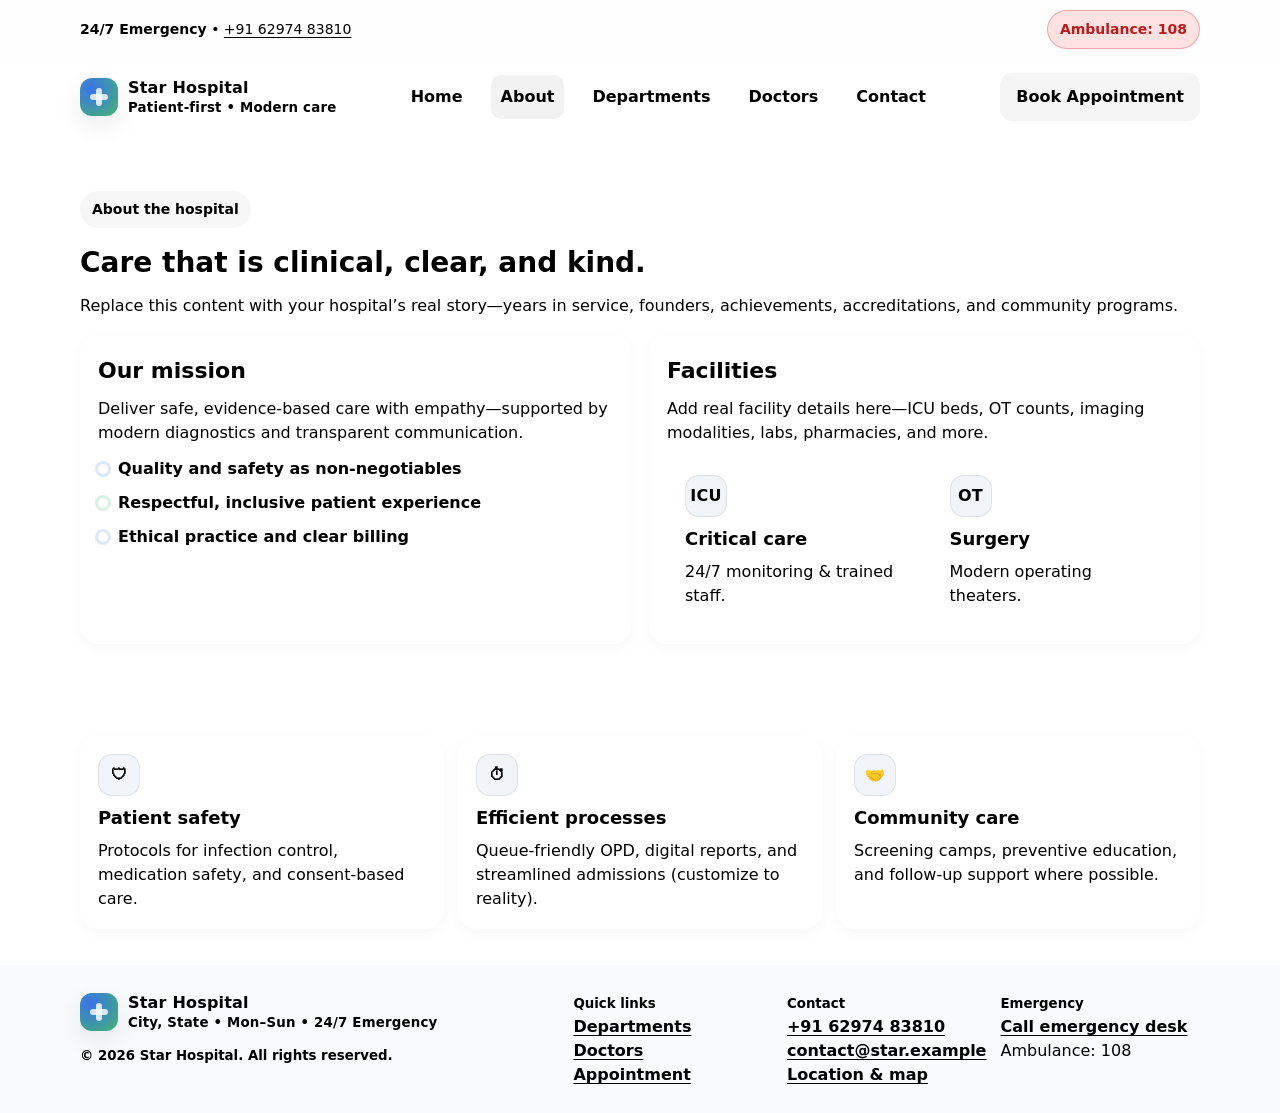
<file: about.html>
<!doctype html>
<html lang="en">
  <head>
    <meta charset="utf-8" />
    <meta name="viewport" content="width=device-width, initial-scale=1" />
    <title>About | Star Hospital</title>
    <meta name="description" content="About Star Hospital — our mission, values, facilities, and patient safety standards." />
    <link rel="stylesheet" href="assets/css/style.css" />
  </head>
  <body>
    <div class="topbar">
      <div class="container topbar__row">
        <div><strong>24/7 Emergency</strong> <span class="muted">•</span> <a href="tel:+916297483810">+91 62974 83810</a></div>
        <div class="emergency">Ambulance: 108</div>
      </div>
    </div>

    <header class="nav">
      <div class="container nav__row">
        <a class="brand" href="index.html" aria-label="Star Hospital">
          <span class="brand__logo" aria-hidden="true"></span>
          <span class="brand__text">
            Star Hospital
            <small>Patient-first • Modern care</small>
          </span>
        </a>

        <nav class="nav__links" aria-label="Primary">
          <a data-nav href="index.html">Home</a>
          <a data-nav href="about.html">About</a>
          <a data-nav href="departments.html">Departments</a>
          <a data-nav href="doctors.html">Doctors</a>
          <a data-nav href="contact.html">Contact</a>
        </nav>

        <div class="nav__actions">
          <a class="btn hide-sm" href="contact.html#appointment">Book Appointment</a>
          <button class="nav__toggle" data-nav-toggle aria-expanded="false" aria-controls="mobileMenu" title="Menu">☰</button>
        </div>
      </div>

      <div class="container nav__mobile" id="mobileMenu" data-nav-mobile>
        <div class="stack">
          <a data-nav href="index.html">Home</a>
          <a data-nav href="about.html">About</a>
          <a data-nav href="departments.html">Departments</a>
          <a data-nav href="doctors.html">Doctors</a>
          <a data-nav href="contact.html">Contact</a>
          <a class="btn primary" href="contact.html#appointment">Book Appointment</a>
        </div>
      </div>
    </header>

    <main>
      <section class="section">
        <div class="container">
          <span class="chip">About the hospital</span>
          <h1 class="title" style="margin-top:14px;">Care that is clinical, clear, and kind.</h1>
          <p class="subtitle">
            Replace this content with your hospital’s real story—years in service, founders, achievements,
            accreditations, and community programs.
          </p>

          <div class="grid-2">
            <article class="card">
              <h2 class="title" style="font-size:22px;">Our mission</h2>
              <p class="muted">
                Deliver safe, evidence-based care with empathy—supported by modern diagnostics and transparent communication.
              </p>
              <ul class="panel__list" style="margin-top:12px;">
                <li><span class="dot"></span><span>Quality and safety as non‑negotiables</span></li>
                <li><span class="dot green"></span><span>Respectful, inclusive patient experience</span></li>
                <li><span class="dot"></span><span>Ethical practice and clear billing</span></li>
              </ul>
            </article>

            <article class="card">
              <h2 class="title" style="font-size:22px;">Facilities</h2>
              <p class="muted">
                Add real facility details here—ICU beds, OT counts, imaging modalities, labs, pharmacies, and more.
              </p>
              <div class="cards" style="grid-template-columns: repeat(2, 1fr); margin-top:12px;">
                <div class="card" style="box-shadow:none;">
                  <div class="icon">ICU</div>
                  <h3>Critical care</h3>
                  <p>24/7 monitoring &amp; trained staff.</p>
                </div>
                <div class="card" style="box-shadow:none;">
                  <div class="icon">OT</div>
                  <h3>Surgery</h3>
                  <p>Modern operating theaters.</p>
                </div>
              </div>
            </article>
          </div>
        </div>
      </section>

      <section class="section compact">
        <div class="container">
          <div class="cards">
            <article class="card">
              <div class="icon">🛡</div>
              <h3>Patient safety</h3>
              <p>Protocols for infection control, medication safety, and consent-based care.</p>
            </article>
            <article class="card">
              <div class="icon">⏱</div>
              <h3>Efficient processes</h3>
              <p>Queue-friendly OPD, digital reports, and streamlined admissions (customize to reality).</p>
            </article>
            <article class="card">
              <div class="icon">🤝</div>
              <h3>Community care</h3>
              <p>Screening camps, preventive education, and follow-up support where possible.</p>
            </article>
          </div>
        </div>
      </section>
    </main>

    <footer class="footer">
      <div class="container footer__row">
        <div>
          <div class="brand" style="margin-bottom:10px;">
            <span class="brand__logo" aria-hidden="true"></span>
            <span class="brand__text">
              Star Hospital
              <small>City, State • Mon–Sun • 24/7 Emergency</small>
            </span>
          </div>
          <small>© <span id="year"></span> Star Hospital. All rights reserved.</small>
        </div>
        <div class="cols">
          <div>
            <small><strong>Quick links</strong></small><br />
            <a href="departments.html">Departments</a><br />
            <a href="doctors.html">Doctors</a><br />
            <a href="contact.html#appointment">Appointment</a>
          </div>
          <div>
            <small><strong>Contact</strong></small><br />
            <a href="tel:+916297483810">+91 62974 83810</a><br />
            <a href="mailto:contact@kasvi.example">contact@star.example</a><br />
            <a href="contact.html">Location &amp; map</a>
          </div>
          <div>
            <small><strong>Emergency</strong></small><br />
            <a href="tel:+916297483810">Call emergency desk</a><br />
            <span class="muted">Ambulance: 108</span>
          </div>
        </div>
      </div>
    </footer>

    <script src="assets/js/main.js"></script>
    <script>document.getElementById('year').textContent = new Date().getFullYear();</script>
  </body>
</html>
</file>
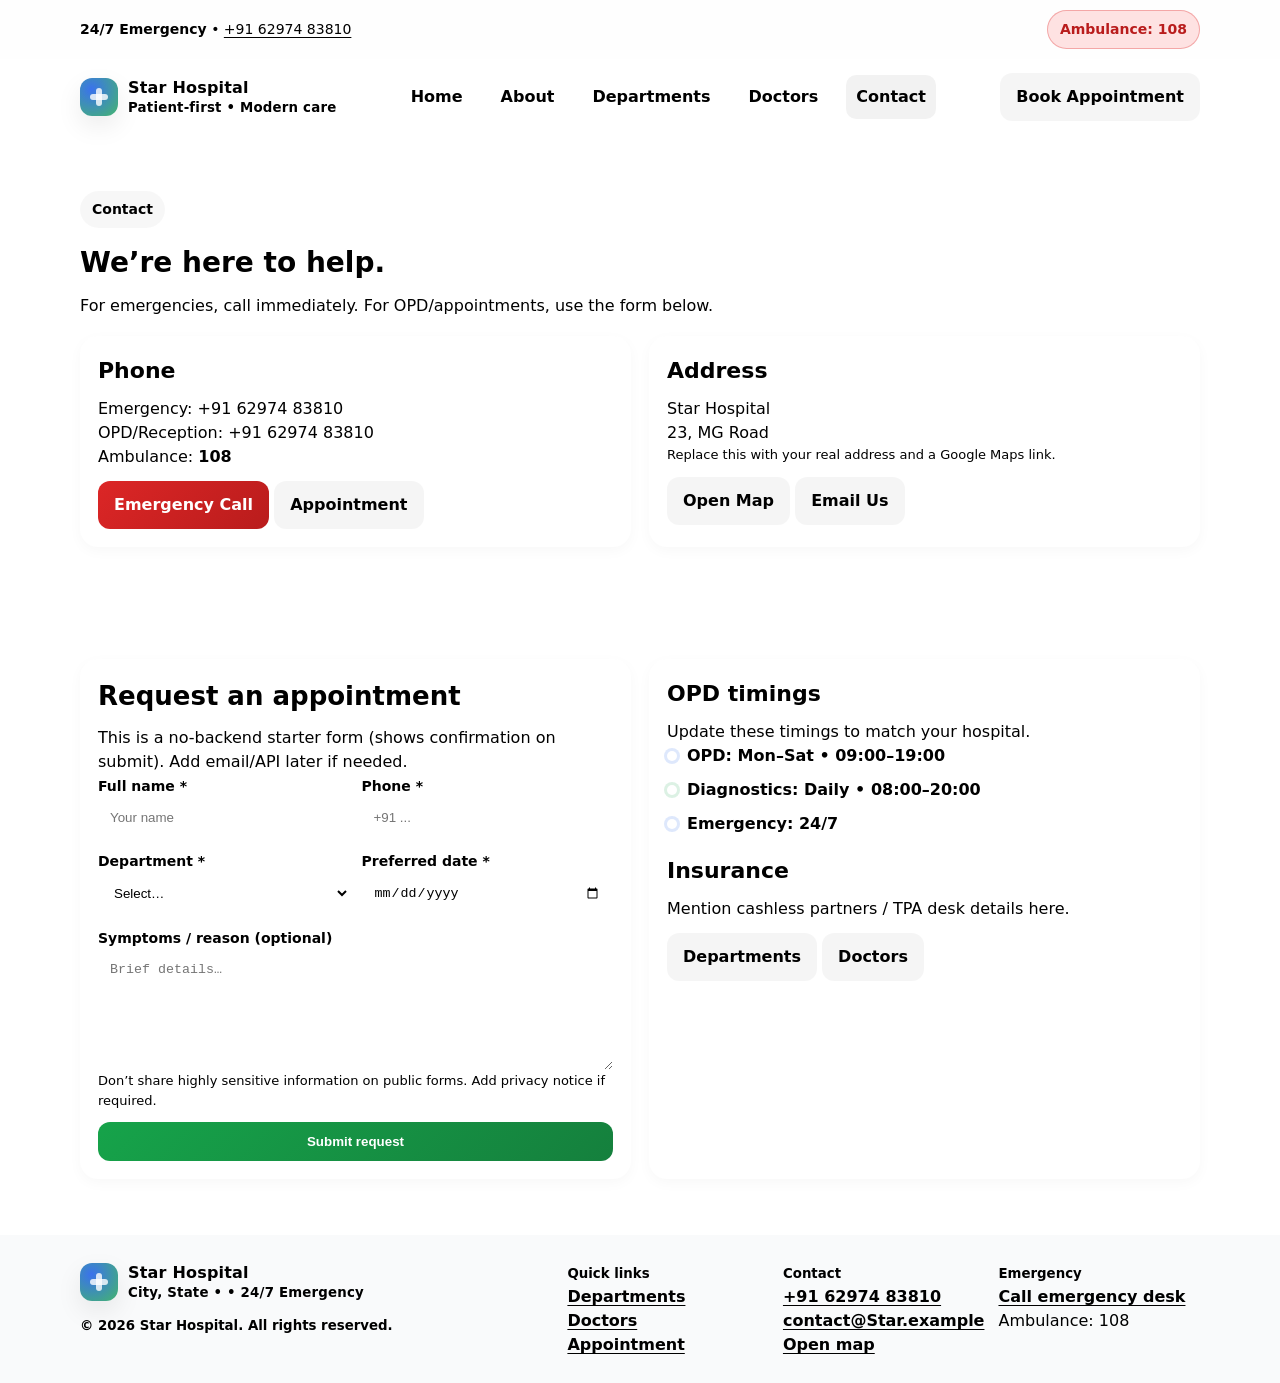
<file: contact.html>
<!doctype html>
<html lang="en">
  <head>
    <meta charset="utf-8" />
    <meta name="viewport" content="width=device-width, initial-scale=1" />
    <title>Contact & Appointment | Star Hospital</title>
    <meta name="description" content="Contact Star Hospital — location, phone, email, and appointment request form." />
    <link rel="stylesheet" href="assets/css/style.css" />
  </head>
  <body>
    <div class="topbar">
      <div class="container topbar__row">
        <div><strong>24/7 Emergency</strong> <span class="muted">•</span> <a href="tel:+916297483810">+91 62974 83810</a></div>
        <div class="emergency">Ambulance: 108</div>
      </div>
    </div>

    <header class="nav">
      <div class="container nav__row">
        <a class="brand" href="index.html" aria-label="Star Hospital">
          <span class="brand__logo" aria-hidden="true"></span>
          <span class="brand__text">
            Star Hospital
            <small>Patient-first • Modern care</small>
          </span>
        </a>

        <nav class="nav__links" aria-label="Primary">
          <a data-nav href="index.html">Home</a>
          <a data-nav href="about.html">About</a>
          <a data-nav href="departments.html">Departments</a>
          <a data-nav href="doctors.html">Doctors</a>
          <a data-nav href="contact.html">Contact</a>
        </nav>

        <div class="nav__actions">
          <a class="btn hide-sm" href="#appointment">Book Appointment</a>
          <button class="nav__toggle" data-nav-toggle aria-expanded="false" aria-controls="mobileMenu" title="Menu">☰</button>
        </div>
      </div>

      <div class="container nav__mobile" id="mobileMenu" data-nav-mobile>
        <div class="stack">
          <a data-nav href="index.html">Home</a>
          <a data-nav href="about.html">About</a>
          <a data-nav href="departments.html">Departments</a>
          <a data-nav href="doctors.html">Doctors</a>
          <a data-nav href="contact.html">Contact</a>
          <a class="btn primary" href="#appointment">Book Appointment</a>
        </div>
      </div>
    </header>

    <main>
      <section class="section">
        <div class="container">
          <span class="chip">Contact</span>
          <h1 class="title" style="margin-top:14px;">We’re here to help.</h1>
          <p class="subtitle">For emergencies, call immediately. For OPD/appointments, use the form below.</p>

          <div class="grid-2">
            <article class="card">
              <h2 class="title" style="font-size:22px;">Phone</h2>
              <p class="muted">
                Emergency: <a href="tel:+916297483810">+91 62974 83810</a><br />
                OPD/Reception: <a href="tel:+916297483810">+91 62974 83810</a><br />
                Ambulance: <strong>108</strong>
              </p>
              <div style="margin-top:12px;">
                <a class="btn danger" href="tel:+916297483810">Emergency Call</a>
                <a class="btn" href="#appointment">Appointment</a>
              </div>
            </article>

            <article class="card">
              <h2 class="title" style="font-size:22px;">Address</h2>
              <p class="muted">
                Star Hospital<br />
                23, MG Road
              </p>
              <p class="help">Replace this with your real address and a Google Maps link.</p>
              <div style="margin-top:12px;">
                <a class="btn" href="https://maps.google.com" target="_blank" rel="noreferrer">Open Map</a>
                <a class="btn" href="mailto:contact@kasvi.example">Email Us</a>
              </div>
            </article>
          </div>
        </div>
      </section>

      <section class="section" id="appointment">
        <div class="container">
          <div class="grid-2">
            <article class="card">
              <h2 class="title" style="font-size:26px;">Request an appointment</h2>
              <p class="subtitle">This is a no-backend starter form (shows confirmation on submit). Add email/API later if needed.</p>

              <form data-appointment-form>
                <div class="form-row">
                  <div>
                    <label for="name">Full name *</label>
                    <input id="name" name="name" placeholder="Your name" required />
                  </div>
                  <div>
                    <label for="phone">Phone *</label>
                    <input id="phone" name="phone" placeholder="+91 ..." required />
                  </div>
                </div>

                <div class="form-row">
                  <div>
                    <label for="dept">Department *</label>
                    <select id="dept" name="department" required>
                      <option value="">Select…</option>
                      <option>General Medicine</option>
                      <option>Cardiology</option>
                      <option>Orthopedics</option>
                      <option>Pediatrics</option>
                      <option>Neurology</option>
                    </select>
                  </div>
                  <div>
                    <label for="date">Preferred date *</label>
                    <input id="date" name="date" type="date" required />
                  </div>
                </div>

                <div>
                  <label for="msg">Symptoms / reason (optional)</label>
                  <textarea id="msg" name="message" placeholder="Brief details…"></textarea>
                  <div class="help">Don’t share highly sensitive information on public forms. Add privacy notice if required.</div>
                </div>

                <button class="btn success" type="submit">Submit request</button>
                <div class="toast" data-form-toast>
                  Thank you! Your request was recorded (demo). A staff member will contact you soon.
                </div>
              </form>
            </article>

            <aside class="card">
              <h2 class="title" style="font-size:22px;">OPD timings</h2>
              <p class="muted">Update these timings to match your hospital.</p>
              <ul class="panel__list">
                <li><span class="dot"></span><span>OPD: Mon–Sat • 09:00–19:00</span></li>
                <li><span class="dot green"></span><span>Diagnostics: Daily • 08:00–20:00</span></li>
                <li><span class="dot"></span><span>Emergency: 24/7</span></li>
              </ul>

              <div style="margin-top:18px;">
                <h2 class="title" style="font-size:22px;">Insurance</h2>
                <p class="muted">Mention cashless partners / TPA desk details here.</p>
              </div>

              <div style="margin-top:12px;">
                <a class="btn" href="departments.html">Departments</a>
                <a class="btn" href="doctors.html">Doctors</a>
              </div>
            </aside>
          </div>
        </div>
      </section>
    </main>

    <footer class="footer">
      <div class="container footer__row">
        <div>
          <div class="brand" style="margin-bottom:10px;">
            <span class="brand__logo" aria-hidden="true"></span>
            <span class="brand__text">
                Star Hospital
              <small>City, State •  • 24/7 Emergency</small>
            </span>
          </div>
          <small>© <span id="year"></span> Star Hospital. All rights reserved.</small>
        </div>
        <div class="cols">
          <div>
            <small><strong>Quick links</strong></small><br />
            <a href="departments.html">Departments</a><br />
            <a href="doctors.html">Doctors</a><br />
            <a href="#appointment">Appointment</a>
          </div>
          <div>
            <small><strong>Contact</strong></small><br />
            <a href="tel:+916297483810">+91 62974 83810</a><br />
            <a href="mailto:contact@kasvi.example">contact@Star.example</a><br />
            <a href="https://maps.google.com" target="_blank" rel="noreferrer">Open map</a>
          </div>
          <div>
            <small><strong>Emergency</strong></small><br />
            <a href="tel:+916297483810">Call emergency desk</a><br />
            <span class="muted">Ambulance: 108</span>
          </div>
        </div>
      </div>
    </footer>

    <script src="assets/js/main.js"></script>
    <script>document.getElementById('year').textContent = new Date().getFullYear();</script>
  </body>
</html>
</file>
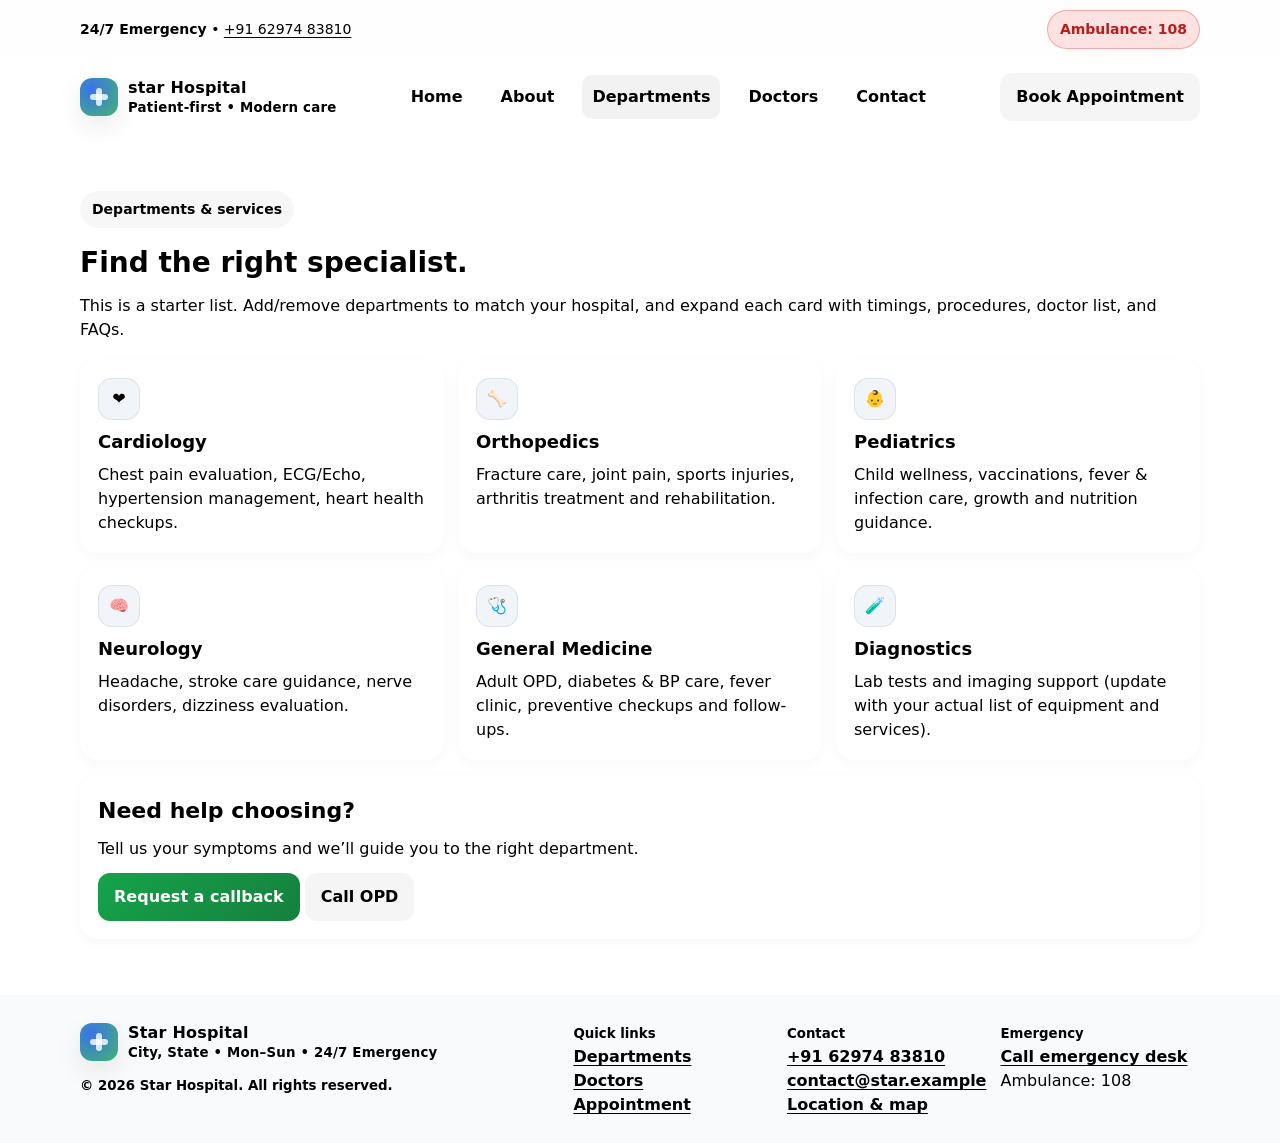
<file: departments.html>
<!doctype html>
<html lang="en">
  <head>
    <meta charset="utf-8" />
    <meta name="viewport" content="width=device-width, initial-scale=1" />
    <title>Departments | Star Hospital</title>
    <meta name="description" content="Explore departments at Kasvi Hospital — specialties, services, and care pathways." />
    <link rel="stylesheet" href="assets/css/style.css" />
  </head>
  <body>
    <div class="topbar">
      <div class="container topbar__row">
        <div><strong>24/7 Emergency</strong> <span class="muted">•</span> <a href="tel:+916297483810">+91 62974 83810</a></div>
        <div class="emergency">Ambulance: 108</div>
      </div>
    </div>

    <header class="nav">
      <div class="container nav__row">
        <a class="brand" href="index.html" aria-label="Star Hospital">
          <span class="brand__logo" aria-hidden="true"></span>
          <span class="brand__text">
            star Hospital
            <small>Patient-first • Modern care</small>
          </span>
        </a>

        <nav class="nav__links" aria-label="Primary">
          <a data-nav href="index.html">Home</a>
          <a data-nav href="about.html">About</a>
          <a data-nav href="departments.html">Departments</a>
          <a data-nav href="doctors.html">Doctors</a>
          <a data-nav href="contact.html">Contact</a>
        </nav>

        <div class="nav__actions">
          <a class="btn hide-sm" href="contact.html#appointment">Book Appointment</a>
          <button class="nav__toggle" data-nav-toggle aria-expanded="false" aria-controls="mobileMenu" title="Menu">☰</button>
        </div>
      </div>

      <div class="container nav__mobile" id="mobileMenu" data-nav-mobile>
        <div class="stack">
          <a data-nav href="index.html">Home</a>
          <a data-nav href="about.html">About</a>
          <a data-nav href="departments.html">Departments</a>
          <a data-nav href="doctors.html">Doctors</a>
          <a data-nav href="contact.html">Contact</a>
          <a class="btn primary" href="contact.html#appointment">Book Appointment</a>
        </div>
      </div>
    </header>

    <main>
      <section class="section">
        <div class="container">
          <span class="chip">Departments &amp; services</span>
          <h1 class="title" style="margin-top:14px;">Find the right specialist.</h1>
          <p class="subtitle">
            This is a starter list. Add/remove departments to match your hospital, and expand each card with
            timings, procedures, doctor list, and FAQs.
          </p>

          <div class="cards">
            <article class="card">
              <div class="icon">❤</div>
              <h3>Cardiology</h3>
              <p>Chest pain evaluation, ECG/Echo, hypertension management, heart health checkups.</p>
            </article>
            <article class="card">
              <div class="icon">🦴</div>
              <h3>Orthopedics</h3>
              <p>Fracture care, joint pain, sports injuries, arthritis treatment and rehabilitation.</p>
            </article>
            <article class="card">
              <div class="icon">👶</div>
              <h3>Pediatrics</h3>
              <p>Child wellness, vaccinations, fever &amp; infection care, growth and nutrition guidance.</p>
            </article>
            <article class="card">
              <div class="icon">🧠</div>
              <h3>Neurology</h3>
              <p>Headache, stroke care guidance, nerve disorders, dizziness evaluation.</p>
            </article>
            <article class="card">
              <div class="icon">🩺</div>
              <h3>General Medicine</h3>
              <p>Adult OPD, diabetes &amp; BP care, fever clinic, preventive checkups and follow-ups.</p>
            </article>
            <article class="card">
              <div class="icon">🧪</div>
              <h3>Diagnostics</h3>
              <p>Lab tests and imaging support (update with your actual list of equipment and services).</p>
            </article>
          </div>

          <div class="card" style="margin-top:16px;">
            <h2 class="title" style="font-size:22px;">Need help choosing?</h2>
            <p class="muted">Tell us your symptoms and we’ll guide you to the right department.</p>
            <div style="margin-top:12px;">
              <a class="btn success" href="contact.html#appointment">Request a callback</a>
              <a class="btn" href="tel:+916297483810">Call OPD</a>
            </div>
          </div>
        </div>
      </section>
    </main>

    <footer class="footer">
      <div class="container footer__row">
        <div>
          <div class="brand" style="margin-bottom:10px;">
            <span class="brand__logo" aria-hidden="true"></span>
            <span class="brand__text">
              Star Hospital
              <small>City, State • Mon–Sun • 24/7 Emergency</small>
            </span>
          </div>
          <small>© <span id="year"></span> Star Hospital. All rights reserved.</small>
        </div>
        <div class="cols">
          <div>
            <small><strong>Quick links</strong></small><br />
            <a href="departments.html">Departments</a><br />
            <a href="doctors.html">Doctors</a><br />
            <a href="contact.html#appointment">Appointment</a>
          </div>
          <div>
            <small><strong>Contact</strong></small><br />
            <a href="tel:+916297483810">+91 62974 83810</a><br />
            <a href="mailto:contact@kasvi.example">contact@star.example</a><br />
            <a href="contact.html">Location &amp; map</a>
          </div>
          <div>
            <small><strong>Emergency</strong></small><br />
            <a href="tel:+916297483810">Call emergency desk</a><br />
            <span class="muted">Ambulance: 108</span>
          </div>
        </div>
      </div>
    </footer>

    <script src="assets/js/main.js"></script>
    <script>document.getElementById('year').textContent = new Date().getFullYear();</script>
  </body>
</html>
</file>
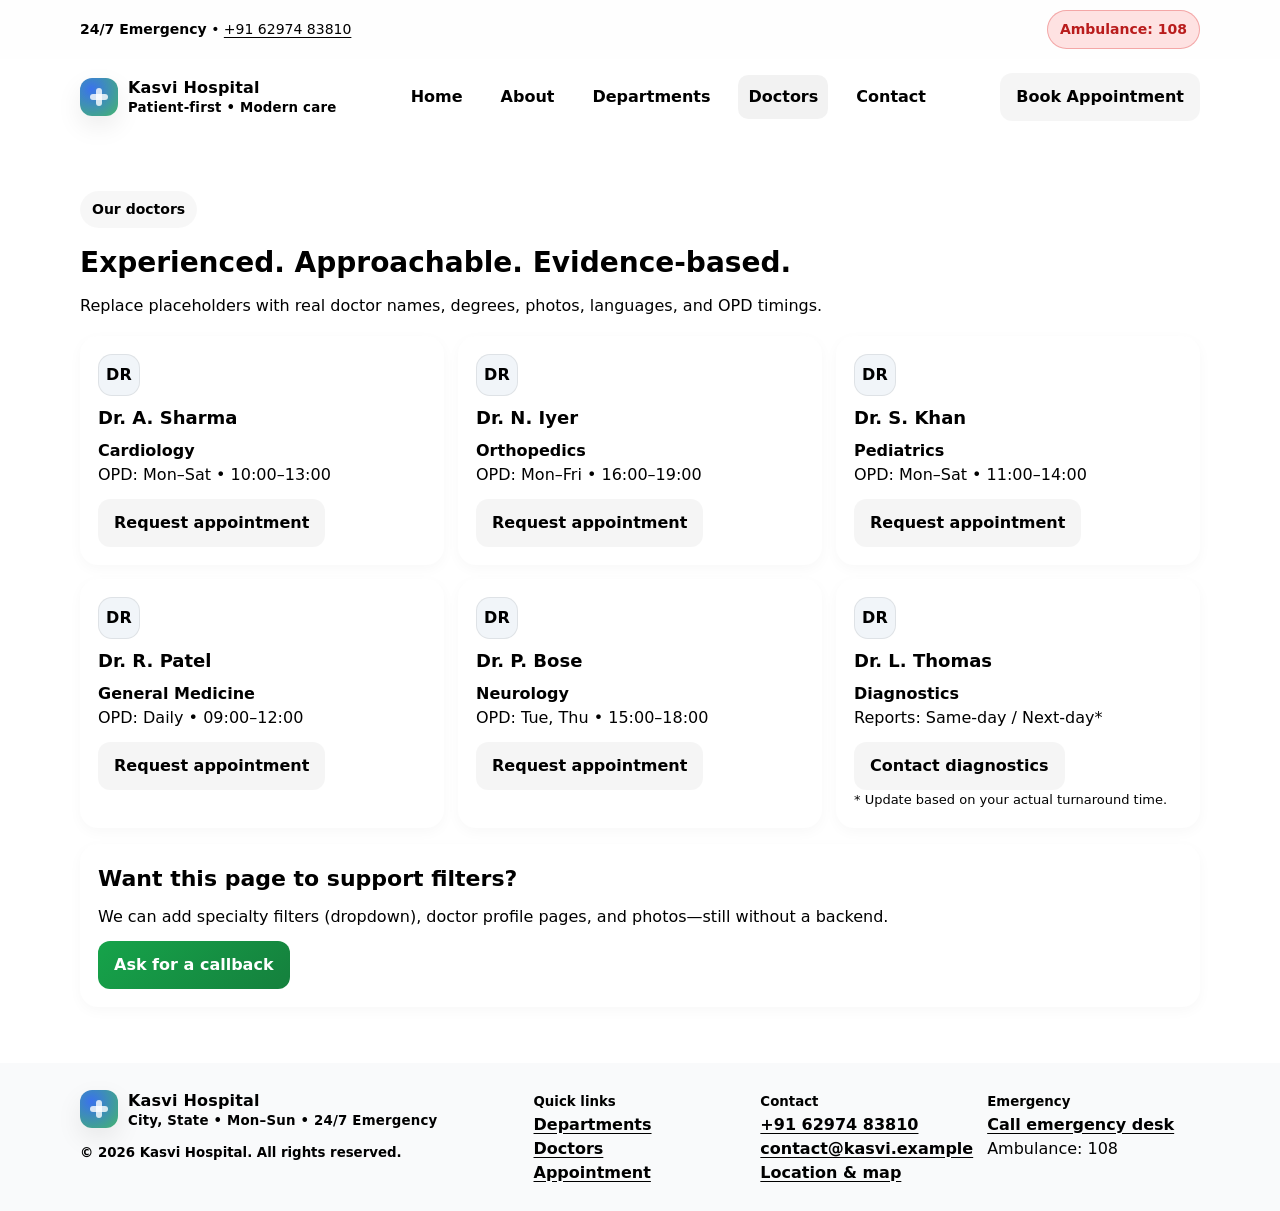
<file: doctors.html>
<!doctype html>
<html lang="en">
  <head>
    <meta charset="utf-8" />
    <meta name="viewport" content="width=device-width, initial-scale=1" />
    <title>Doctors | Kasvi Hospital</title>
    <meta name="description" content="Meet doctors at Kasvi Hospital — specialties, OPD timings, and appointment options." />
    <link rel="stylesheet" href="assets/css/style.css" />
  </head>
  <body>
    <div class="topbar">
      <div class="container topbar__row">
        <div><strong>24/7 Emergency</strong> <span class="muted">•</span> <a href="tel:+916297483810">+91 62974 83810</a></div>
        <div class="emergency">Ambulance: 108</div>
      </div>
    </div>

    <header class="nav">
      <div class="container nav__row">
        <a class="brand" href="index.html" aria-label="Kasvi Hospital">
          <span class="brand__logo" aria-hidden="true"></span>
          <span class="brand__text">
            Kasvi Hospital
            <small>Patient-first • Modern care</small>
          </span>
        </a>

        <nav class="nav__links" aria-label="Primary">
          <a data-nav href="index.html">Home</a>
          <a data-nav href="about.html">About</a>
          <a data-nav href="departments.html">Departments</a>
          <a data-nav href="doctors.html">Doctors</a>
          <a data-nav href="contact.html">Contact</a>
        </nav>

        <div class="nav__actions">
          <a class="btn hide-sm" href="contact.html#appointment">Book Appointment</a>
          <button class="nav__toggle" data-nav-toggle aria-expanded="false" aria-controls="mobileMenu" title="Menu">☰</button>
        </div>
      </div>

      <div class="container nav__mobile" id="mobileMenu" data-nav-mobile>
        <div class="stack">
          <a data-nav href="index.html">Home</a>
          <a data-nav href="about.html">About</a>
          <a data-nav href="departments.html">Departments</a>
          <a data-nav href="doctors.html">Doctors</a>
          <a data-nav href="contact.html">Contact</a>
          <a class="btn primary" href="contact.html#appointment">Book Appointment</a>
        </div>
      </div>
    </header>

    <main>
      <section class="section">
        <div class="container">
          <span class="chip">Our doctors</span>
          <h1 class="title" style="margin-top:14px;">Experienced. Approachable. Evidence-based.</h1>
          <p class="subtitle">Replace placeholders with real doctor names, degrees, photos, languages, and OPD timings.</p>

          <div class="cards">
            <article class="card">
              <div class="icon">DR</div>
              <h3>Dr. A. Sharma</h3>
              <p><strong class="muted">Cardiology</strong><br />OPD: Mon–Sat • 10:00–13:00</p>
              <div style="margin-top:12px;"><a class="btn" href="contact.html#appointment">Request appointment</a></div>
            </article>
            <article class="card">
              <div class="icon">DR</div>
              <h3>Dr. N. Iyer</h3>
              <p><strong class="muted">Orthopedics</strong><br />OPD: Mon–Fri • 16:00–19:00</p>
              <div style="margin-top:12px;"><a class="btn" href="contact.html#appointment">Request appointment</a></div>
            </article>
            <article class="card">
              <div class="icon">DR</div>
              <h3>Dr. S. Khan</h3>
              <p><strong class="muted">Pediatrics</strong><br />OPD: Mon–Sat • 11:00–14:00</p>
              <div style="margin-top:12px;"><a class="btn" href="contact.html#appointment">Request appointment</a></div>
            </article>
            <article class="card">
              <div class="icon">DR</div>
              <h3>Dr. R. Patel</h3>
              <p><strong class="muted">General Medicine</strong><br />OPD: Daily • 09:00–12:00</p>
              <div style="margin-top:12px;"><a class="btn" href="contact.html#appointment">Request appointment</a></div>
            </article>
            <article class="card">
              <div class="icon">DR</div>
              <h3>Dr. P. Bose</h3>
              <p><strong class="muted">Neurology</strong><br />OPD: Tue, Thu • 15:00–18:00</p>
              <div style="margin-top:12px;"><a class="btn" href="contact.html#appointment">Request appointment</a></div>
            </article>
            <article class="card">
              <div class="icon">DR</div>
              <h3>Dr. L. Thomas</h3>
              <p><strong class="muted">Diagnostics</strong><br />Reports: Same-day / Next-day*</p>
              <div style="margin-top:12px;"><a class="btn" href="contact.html">Contact diagnostics</a></div>
              <p class="help">* Update based on your actual turnaround time.</p>
            </article>
          </div>

          <div class="card" style="margin-top:16px;">
            <h2 class="title" style="font-size:22px;">Want this page to support filters?</h2>
            <p class="muted">We can add specialty filters (dropdown), doctor profile pages, and photos—still without a backend.</p>
            <div style="margin-top:12px;">
              <a class="btn success" href="contact.html#appointment">Ask for a callback</a>
            </div>
          </div>
        </div>
      </section>
    </main>

    <footer class="footer">
      <div class="container footer__row">
        <div>
          <div class="brand" style="margin-bottom:10px;">
            <span class="brand__logo" aria-hidden="true"></span>
            <span class="brand__text">
              Kasvi Hospital
              <small>City, State • Mon–Sun • 24/7 Emergency</small>
            </span>
          </div>
          <small>© <span id="year"></span> Kasvi Hospital. All rights reserved.</small>
        </div>
        <div class="cols">
          <div>
            <small><strong>Quick links</strong></small><br />
            <a href="departments.html">Departments</a><br />
            <a href="doctors.html">Doctors</a><br />
            <a href="contact.html#appointment">Appointment</a>
          </div>
          <div>
            <small><strong>Contact</strong></small><br />
            <a href="tel:+916297483810">+91 62974 83810</a><br />
            <a href="mailto:contact@kasvi.example">contact@kasvi.example</a><br />
            <a href="contact.html">Location &amp; map</a>
          </div>
          <div>
            <small><strong>Emergency</strong></small><br />
            <a href="tel:+916297483810">Call emergency desk</a><br />
            <span class="muted">Ambulance: 108</span>
          </div>
        </div>
      </div>
    </footer>

    <script src="assets/js/main.js"></script>
    <script>document.getElementById('year').textContent = new Date().getFullYear();</script>
  </body>
</html>
</file>
<file: assets/css/style.css>
Here is an HTML document that creates a hospital website with a white background, based on your provided code.
```html
<!DOCTYPE html>
<html lang="en">
<head>
  <meta charset="UTF-8">
  <meta name="viewport" content="width=device-width, initial-scale=1.0, viewport-fit=cover">
  <title>Serenity Hospital | Advanced Care</title>
  <style>
    /* -----------------------------------
       HOSPITAL WEBSITE - WHITE BACKGROUND THEME
       Original structure fully preserved, only background & contrast adapted.
    ----------------------------------- */
    :root{
      --bg: #ffffff;                     /* changed to white */
      --card: #f8fafc;                  /* soft neutral for cards */
      --text: #111827;                  /* high contrast dark text */
      --muted: #4b5563;                 /* gray-600 */
      --brand: #2563eb;                 /* vibrant blue */
      --brand-2: #16a34a;               /* fresh green */
      --danger: #dc2626;                /* rich red */
      --border: rgba(0, 0, 0, 0.12);    /* subtle border */
      --shadow: 0 14px 40px rgba(0, 0, 0, 0.08);
    }

    *{ box-sizing: border-box; }
    html{ scroll-behavior:smooth; }
    body{
      margin:0;
      font-family: ui-sans-serif, system-ui, -apple-system, Segoe UI, Roboto, Arial, "Noto Sans", "Helvetica Neue";
      background: var(--bg);
      color: var(--text);
      line-height: 1.5;
    }
    a{ color: inherit; text-decoration: none; }
    img{ max-width: 100%; display:block; }

    .container{ width: min(1120px, calc(100% - 32px)); margin: 0 auto; }
    .section{ padding: 56px 0; }
    .section.compact{ padding: 36px 0; }

    .chip{
      display:inline-flex;
      align-items:center;
      gap:8px;
      padding: 8px 12px;
      border:1px solid var(--border);
      background: rgba(0,0,0,.03);
      border-radius: 999px;
      color: var(--muted);
      font-weight: 600;
      font-size: 14px;
    }
    .btn{
      display:inline-flex;
      align-items:center;
      justify-content:center;
      gap:10px;
      padding: 12px 16px;
      border-radius: 12px;
      border: 1px solid var(--border);
      background: rgba(0,0,0,.04);
      color: var(--text);
      font-weight: 700;
      cursor:pointer;
      transition: transform .12s ease, background .12s ease, border-color .12s ease;
    }
    .btn:hover{ transform: translateY(-1px); border-color: rgba(0,0,0,.2); background: rgba(0,0,0,.08); }
    .btn.primary{ background: linear-gradient(135deg, #2563eb, #1e40af); border-color: #2563eb40; color: white; }
    .btn.success{ background: linear-gradient(135deg, #16a34a, #15803d); border-color: #16a34a40; color: white; }
    .btn.danger{ background: linear-gradient(135deg, #dc2626, #b91c1c); border-color: #dc262640; color: white; }

    .topbar{
      border-bottom: 1px solid var(--border);
      background: #fefefe;
      backdrop-filter: none;
    }
    .topbar__row{
      display:flex;
      align-items:center;
      justify-content:space-between;
      padding: 10px 0;
      gap: 12px;
      font-size: 14px;
      color: var(--muted);
    }
    .topbar__row strong{ color: var(--text); }
    .topbar__row a{ text-decoration: underline; text-underline-offset: 3px; }
    .emergency{
      display:inline-flex;
      align-items:center;
      gap:10px;
      padding: 8px 12px;
      border:1px solid #dc262650;
      background: #fee2e2;
      border-radius: 999px;
      color: #b91c1c;
      font-weight: 800;
      white-space: nowrap;
    }

    .nav{
      position: sticky;
      top: 0;
      z-index: 40;
      background: rgba(255,255,255,.96);
      backdrop-filter: blur(8px);
      border-bottom: 1px solid var(--border);
    }
    .nav__row{
      display:flex;
      align-items:center;
      justify-content:space-between;
      padding: 14px 0;
      gap: 12px;
    }
    .brand{
      display:flex;
      align-items:center;
      gap:10px;
      font-weight: 900;
      letter-spacing: .2px;
    }
    .brand__logo{
      width: 38px;
      height: 38px;
      border-radius: 12px;
      background: radial-gradient(circle at 30% 30%, rgba(37,99,235,0.9), rgba(22,163,74,0.8));
      box-shadow: 0 10px 26px rgba(0,0,0,.08);
      position: relative;
      flex: 0 0 auto;
    }
    .brand__logo:before,
    .brand__logo:after{
      content:"";
      position:absolute;
      inset: 0;
      margin:auto;
      background: #ffffffcc;
      border-radius: 4px;
    }
    .brand__logo:before{ width: 18px; height: 6px; }
    .brand__logo:after{ width: 6px; height: 18px; }
    .brand__text small{ display:block; color: var(--muted); font-weight:700; margin-top:-2px; }

    .nav__links{
      display:flex;
      align-items:center;
      gap: 18px;
      color: var(--muted);
      font-weight: 700;
    }
    .nav__links a{ padding: 10px 10px; border-radius: 10px; }
    .nav__links a.active, .nav__links a:hover{
      color: var(--text);
      background: rgba(0,0,0,.05);
    }
    .nav__actions{ display:flex; align-items:center; gap: 10px; }
    .nav__toggle{
      display:none;
      width: 42px;
      height: 40px;
      border-radius: 12px;
      border: 1px solid var(--border);
      background: rgba(0,0,0,.03);
      color: var(--text);
      cursor: pointer;
    }
    .nav__mobile{
      display:none;
      padding: 0 0 14px 0;
    }
    .nav__mobile a{
      display:block;
      padding: 12px 10px;
      border-radius: 12px;
      color: var(--muted);
      font-weight: 800;
    }
    .nav__mobile a:hover, .nav__mobile a.active{
      color: var(--text);
      background: rgba(0,0,0,.05);
    }
    .nav__mobile .stack{ display:flex; flex-direction:column; gap: 6px; }

    .hero{
      padding: 64px 0 44px;
    }
    .hero__grid{
      display:grid;
      grid-template-columns: 1.15fr .85fr;
      gap: 28px;
      align-items: start;
    }
    .hero h1{ font-size: clamp(32px, 4vw, 50px); line-height: 1.08; margin: 12px 0 10px; }
    .hero p{ color: var(--muted); font-size: 18px; margin: 0 0 18px; }
    .hero__cta{ display:flex; flex-wrap: wrap; gap: 12px; margin-top: 18px; }
    .hero__panel{
      padding: 18px;
      border: 1px solid var(--border);
      background: white;
      border-radius: 18px;
      box-shadow: var(--shadow);
    }
    .kpis{
      display:grid;
      grid-template-columns: repeat(2, 1fr);
      gap: 12px;
    }
    .kpi{
      padding: 14px;
      border-radius: 16px;
      border: 1px solid var(--border);
      background: #f9fafb;
    }
    .kpi strong{ font-size: 22px; display:block; }
    .kpi span{ color: var(--muted); font-weight: 700; font-size: 14px; }
    .panel__title{ font-weight: 900; margin: 2px 0 10px; }
    .panel__list{ margin:0; padding:0; list-style:none; display:grid; gap: 10px; color: var(--muted); font-weight: 700;}
    .panel__list li{ display:flex; gap: 10px; }
    .dot{ width:10px; height:10px; margin-top: 7px; border-radius: 999px; background: var(--brand); box-shadow: 0 0 0 3px rgba(37,99,235,.15);}
    .dot.green{ background: var(--brand-2); box-shadow: 0 0 0 3px rgba(22,163,74,.15); }

    .cards{
      display:grid;
      grid-template-columns: repeat(3, 1fr);
      gap: 14px;
    }
    .card{
      padding: 18px;
      border-radius: 18px;
      border: 1px solid var(--border);
      background: #ffffff;
      box-shadow: 0 4px 14px rgba(0,0,0,0.03);
    }
    .card h3{ margin: 8px 0 8px; font-size: 18px; }
    .card p{ margin: 0; color: var(--muted); }
    .icon{
      width: 42px;
      height: 42px;
      border-radius: 14px;
      border: 1px solid rgba(0,0,0,0.08);
      background: #f1f5f9;
      display:grid;
      place-items:center;
      font-weight: 900;
      letter-spacing: .3px;
    }

    .grid-2{ display:grid; grid-template-columns: 1fr 1fr; gap: 18px; }
    .muted{ color: var(--muted); }
    .title{ font-size: 28px; margin: 0 0 10px; }
    .subtitle{ color: var(--muted); margin: 0 0 18px; }

    form{
      display:grid;
      gap: 12px;
    }
    label{ font-weight: 800; font-size: 14px; color: var(--muted); }
    input, select, textarea{
      width:100%;
      padding: 12px 12px;
      border-radius: 14px;
      border: 1px solid var(--border);
      background: white;
      color: var(--text);
      outline: none;
    }
    input:focus, select:focus, textarea:focus{
      border-color: var(--brand);
      box-shadow: 0 0 0 4px rgba(37,99,235,.14);
    }
    textarea{ min-height: 120px; resize: vertical; }
    .form-row{ display:grid; grid-template-columns: 1fr 1fr; gap: 12px; }
    .help{ font-size: 13px; color: var(--muted); margin-top: -6px; }
    .toast{
      display:none;
      margin-top: 10px;
      padding: 12px 14px;
      border-radius: 14px;
      border: 1px solid #16a34a60;
      background: #e0f2e8;
      color: #166534;
      font-weight: 800;
    }
    .toast.show{ display:block; }

    .footer{
      padding: 26px 0;
      border-top: 1px solid var(--border);
      background: #f9fafb;
    }
    .footer__row{
      display:flex;
      align-items:flex-start;
      justify-content:space-between;
      gap: 18px;
    }
    .footer small{ color: var(--muted); font-weight: 700; }
    .footer .cols{ display:grid; grid-template-columns: repeat(3, minmax(0, 1fr)); gap: 14px; }
    .footer a{ color: var(--muted); font-weight: 800; text-decoration: underline; text-underline-offset: 3px; }

    /* Responsive */
    @media (max-width: 920px){
      .hero__grid{ grid-template-columns: 1fr; }
      .cards{ grid-template-columns: repeat(2, 1fr); }
    }
    @media (max-width: 720px){
      .topbar__row{ flex-wrap: wrap; }
      .nav__toggle{ display:inline-flex; align-items:center; justify-content:center; }
      .nav__links, .nav__actions .hide-sm{ display:none; }
      .nav__mobile.open{ display:block; }
      .cards{ grid-template-columns: 1fr; }
      .grid-2{ grid-template-columns: 1fr; }
      .form-row{ grid-template-columns: 1fr; }
      .footer__row{ flex-direction: column; }
      .footer .cols{ grid-template-columns: 1fr; }
    }
  </style>
</head>
<body>
<div class="topbar">
  <div class="container">
    <div class="topbar__row">
      <div>🏥 <strong>Serenity Hospital</strong> — multispecialty & advanced care</div>
      <div class="emergency">🚨 24/7 EMERGENCY: <strong>+1 (800) 555-9912</strong></div>
      <div><a href="#appointment">📅 Book online</a></div>
    </div>
  </div>
</div>

<nav class="nav">
  <div class="container">
    <div class="nav__row">
      <div class="brand">
        <div class="brand__logo"></div>
        <div class="brand__text">SERENITY <small>Healthcare & Research</small></div>
      </div>
      <div class="nav__links">
        <a href="#" class="active">Home</a>
        <a href="#">Departments</a>
        <a href="#">Doctors</a>
        <a href="#">Patients</a>
        <a href="#appointment">Appointment</a>
      </div>
      <div class="nav__actions">
        <button class="btn primary hide-sm">🔐 Portal</button>
        <button class="nav__toggle" id="mobileToggle" aria-label="Menu">☰</button>
      </div>
    </div>
    <div class="nav__mobile" id="mobileMenu">
      <div class="stack">
        <a href="#" class="active">🏠 Home</a>
        <a href="#">🩺 Departments</a>
        <a href="#">👨‍⚕️ Doctors</a>
        <a href="#">📋 Patients</a>
        <a href="#appointment">📅 Appointment</a>
        <a href="#">🔐 Patient Portal</a>
      </div>
    </div>
  </div>
</nav>

<main>
  <!-- Hero Section -->
  <div class="hero">
    <div class="container">
      <div class="hero__grid">
        <div>
          <div class="chip">🌟 25+ years of excellence</div>
          <h1>Compassionate care,<br> advanced medicine.</h1>
          <p>State-of-the-art technology with human touch. Over 500+ specialists ready to serve you and your family.</p>
          <div class="hero__cta">
            <a href="#appointment" class="btn primary">📅 Request appointment</a>
            <a href="#" class="btn">📞 Call back</a>
          </div>
        </div>
        <div class="hero__panel">
          <div class="kpis">
            <div class="kpi"><strong>99.2%</strong><span>Patient satisfaction</span></div>
            <div class="kpi"><strong>50K+</strong><span>Surgeries / year</span></div>
            <div class="kpi"><strong>24/7</strong><span>Emergency support</span></div>
            <div class="kpi"><strong>⭐ 4.9</strong><span>Google rating</span></div>
          </div>
          <div class="panel__title">🔔 Today's highlights</div>
          <ul class="panel__list">
            <li><span class="dot"></span> Free cardiac check-up camp – 10AM to 2PM</li>
            <li><span class="dot green"></span> Telemedicine slots available (12 specialists)</li>
            <li><span class="dot"></span> Flu vaccine walk-in: no appointment needed</li>
          </ul>
        </div>
      </div>
    </div>
  </div>

  <!-- Services Section -->
  <div class="section">
    <div class="container">
      <div style="text-align:center; margin-bottom: 28px;">
        <span class="chip">⭐ World-class departments</span>
        <h2 class="title">Comprehensive medical services</h2>
        <p class="subtitle">From emergency to elective surgery, we've got you covered with top-tier expertise.</p>
      </div>
      <div class="cards">
        <div class="card"><div class="icon">❤️</div><h3>Cardiology</h3><p>Non-invasive imaging, cath labs, and preventive heart health.</p></div>
        <div class="card"><div class="icon">🧠</div><h3>Neurology</h3><p>Stroke care, neuro-surgery, advanced rehabilitation.</p></div>
        <div class="card"><div class="icon">🦴</div><h3>Orthopedics</h3><p>Joint replacement, sports injury, spine surgery.</p></div>
        <div class="card"><div class="icon">👶</div><h3>Pediatrics</h3><p>Child specialists, NICU, vaccination programs.</p></div>
        <div class="card"><div class="icon">🤰</div><h3>Maternity</h3><p>Birthing center, high-risk pregnancy care, postpartum support.</p></div>
        <div class="card"><div class="icon">🩺</div><h3>Oncology</h3><p>Radiation & chemotherapy with holistic care.</p></div>
      </div>
    </div>
  </div>

  <!-- Appointment & Contact Section -->
  <div class="section compact" id="appointment">
    <div class="container">
      <div class="grid-2">
        <div>
          <span class="chip">📋 Quick booking</span>
          <h2 class="title">Schedule your visit</h2>
          <p class="muted">Fill the form and our health advisor will confirm within 30 minutes. <br> Emergency? Please call our hotline instead.</p>
          <div id="appointmentFormContainer">
            <form id="bookingForm">
              <div class="form-row">
                <div><label>Full name</label><input type="text" id="fullName" placeholder="John Carter" required></div>
                <div><label>Phone</label><input type="tel" id="phone" placeholder="(555) 123-4567" required></div>
              </div>
              <div class="form-row">
                <div><label>Department</label>
                  <select id="department">
                    <option>Cardiology</option><option>Neurology</option><option>Orthopedics</option><option>Pediatrics</option><option>Maternity</option><option>Oncology</option>
                  </select>
                </div>
                <div><label>Preferred date</label><input type="date" id="prefDate" required></div>
              </div>
              <div><label>Message (symptoms / requests)</label><textarea id="message" placeholder="Brief reason for visit..."></textarea></div>
              <button type="submit" class="btn primary" style="width:100%;">✔ Request appointment</button>
              <div id="toastMsg" class="toast">✅ Appointment request received! Our team will contact you shortly.</div>
            </form>
          </div>
        </div>
        <div>
          <div class="hero__panel" style="background:white;">
            <div class="panel__title">📞 Need immediate assistance?</div>
            <ul class="panel__list">
              <li><span class="dot green"></span> 📍 2100 Health Parkway, Suite 400, Austin, TX</li>
              <li><span class="dot green"></span> 🕒 Open 24/7 – Emergency & Trauma Level I</li>
              <li><span class="dot"></span> 🩺 Outpatient hours: Mon–Sat 8AM–8PM</li>
              <li><span class="dot"></span> 📧 care@serenityhospital.org</li>
            </ul>
            <div style="margin-top: 20px;">
              <button class="btn success" id="virtualCareBtn">💻 Virtual consult</button>
              <button class="btn" id="directionsBtn">🗺 Get directions</button>
            </div>
          </div>
        </div>
      </div>
    </div>
  </div>

  <!-- Why choose us section -->
  <div class="section compact">
    <div class="container">
      <div style="text-align:center;">
        <span class="chip">🏆 Why Serenity</span>
        <h2 class="title">Trusted by 200k+ families</h2>
        <div class="grid-2" style="margin-top: 24px;">
          <div><strong>🔬 Innovative research</strong><p class="muted">Partnerships with leading medical universities & clinical trials.</p></div>
          <div><strong>👩‍⚕️ Expert physicians</strong><p class="muted">Over 300 board-certified doctors, 24/7 nursing care.</p></div>
          <div><strong>💊 Modern facilities</strong><p class="muted">Robotic surgery, hybrid OR, AI diagnostics.</p></div>
          <div><strong>❤️‍🩹 Patient-first culture</strong><p class="muted">Personalized treatment plans & multilingual staff.</p></div>
        </div>
      </div>
    </div>
  </div>
</main>

<footer class="footer">
  <div class="container">
    <div class="footer__row">
      <div><strong>SERENITY HOSPITAL</strong><br><small>Excellence in healing since 1998</small></div>
      <div class="cols">
        <div><a href="#">About Us</a><br><a href="#">Careers</a><br><a href="#">Press</a></div>
        <div><a href="#">Privacy Policy</a><br><a href="#">Patient Rights</a><br><a href="#">Financial Aid</a></div>
        <div><a href="#">Feedback</a><br><a href="#">Volunteer</a><br><a href="#">Contact</a></div>
      </div>
    </div>
    <div style="margin-top: 28px; text-align:center; border-top: 1px solid var(--border); padding-top: 18px;"><small>© 2026 Serenity Hospital – all rights reserved. The information on this site is for general purposes only.</small></div>
  </div>
</footer>

<script>
  // Mobile toggle
  const toggleBtn = document.getElementById('mobileToggle');
  const mobileMenu = document.getElementById('mobileMenu');
  if(toggleBtn && mobileMenu){
    toggleBtn.addEventListener('click', (e) => {
      e.preventDefault();
      mobileMenu.classList.toggle('open');
    });
  }

  // Appointment form with toast message and validation + reset
  const form = document.getElementById('bookingForm');
  const toast = document.getElementById('toastMsg');
  if(form){
    form.addEventListener('submit', (e) => {
      e.preventDefault();
      const nameInput = document.getElementById('fullName');
      const phoneInput = document.getElementById('phone');
      const dateInput = document.getElementById('prefDate');
      let isValid = true;
      if(!nameInput.value.trim()){ nameInput.style.borderColor = '#dc2626'; isValid = false; } else { nameInput.style.borderColor = ''; }
      if(!phoneInput.value.trim()){ phoneInput.style.borderColor = '#dc2626'; isValid = false; } else { phoneInput.style.borderColor = ''; }
      if(!dateInput.value){ dateInput.style.borderColor = '#dc2626'; isValid = false; } else { dateInput.style.borderColor = ''; }
      
      if(isValid){
        toast.classList.add('show');
        form.reset();
        setTimeout(() => { toast.classList.remove('show'); }, 3500);
        // Also scroll to toast gently
        toast.scrollIntoView({ behavior: 'smooth', block: 'nearest' });
      } else {
        const fakeToast = document.createElement('div');
        fakeToast.className = 'toast';
        fakeToast.style.display = 'block';
        fakeToast.style.background = '#fee2e2';
        fakeToast.style.color = '#b91c1c';
        fakeToast.style.borderColor = '#dc2626';
        fakeToast.innerText = '⚠️ Please fill all required fields (name, phone, date)';
        form.appendChild(fakeToast);
        setTimeout(() => fakeToast.remove(), 2500);
      }
    });
  }

  // virtual consult button interactive simulation
  const virtualBtn = document.getElementById('virtualCareBtn');
  if(virtualBtn){
    virtualBtn.addEventListener('click', () => {
      alert("💻 Virtual consult redirect: Our telemedicine platform will open. For demo purposes, call (800) 555-9912 to schedule video visit.");
    });
  }
  const directionsBtn = document.getElementById('directionsBtn');
  if(directionsBtn){
    directionsBtn.addEventListener('click', () => {
      alert("📍 Serenity Hospital, 2100 Health Parkway, Austin, TX. Use navigation app for precise directions. 24/7 parking available.");
    });
  }

  // Additional UX: smooth scroll for appointment links
  document.querySelectorAll('a[href="#appointment"]').forEach(link => {
    link.addEventListener('click', (e) => {
      e.preventDefault();
      const target = document.getElementById('appointment');
      if(target) target.scrollIntoView({ behavior: 'smooth' });
    });
  });
  // set default min date for appointment
  const datePicker = document.getElementById('prefDate');
  if(datePicker){
    const today = new Date().toISOString().split('T')[0];
    datePicker.min = today;
  }
  // active nav link indicator based on scroll (polish)
  const sections = document.querySelectorAll('#appointment');
  const navLinks = document.querySelectorAll('.nav__links a, .nav__mobile a');
  window.addEventListener('scroll', () => {
    let current = '';
    if(window.scrollY + 120 >= document.getElementById('appointment')?.offsetTop) current = '#appointment';
    else current = '#';
    navLinks.forEach(link => {
      link.classList.remove('active');
      if(link.getAttribute('href') === current) link.classList.add('active');
    });
  });
</script>
</body>
</html>
```
</file>
